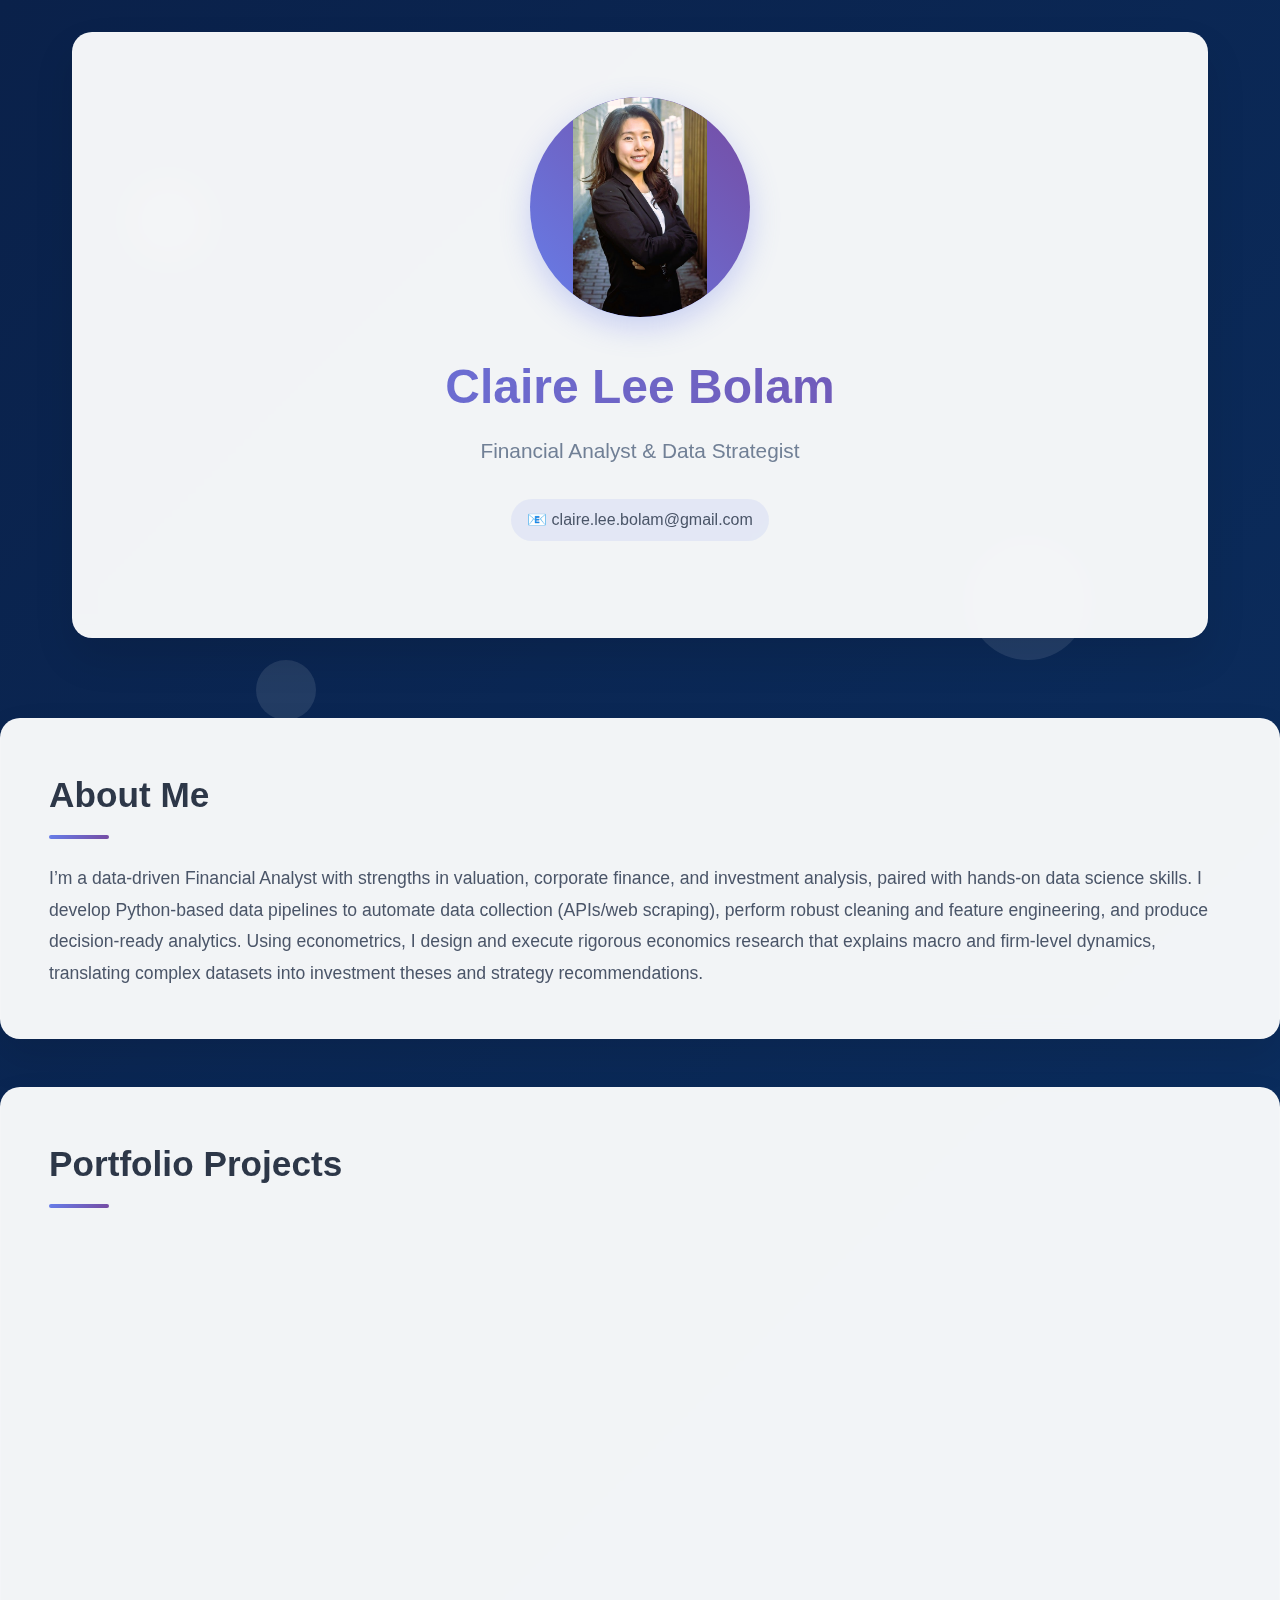
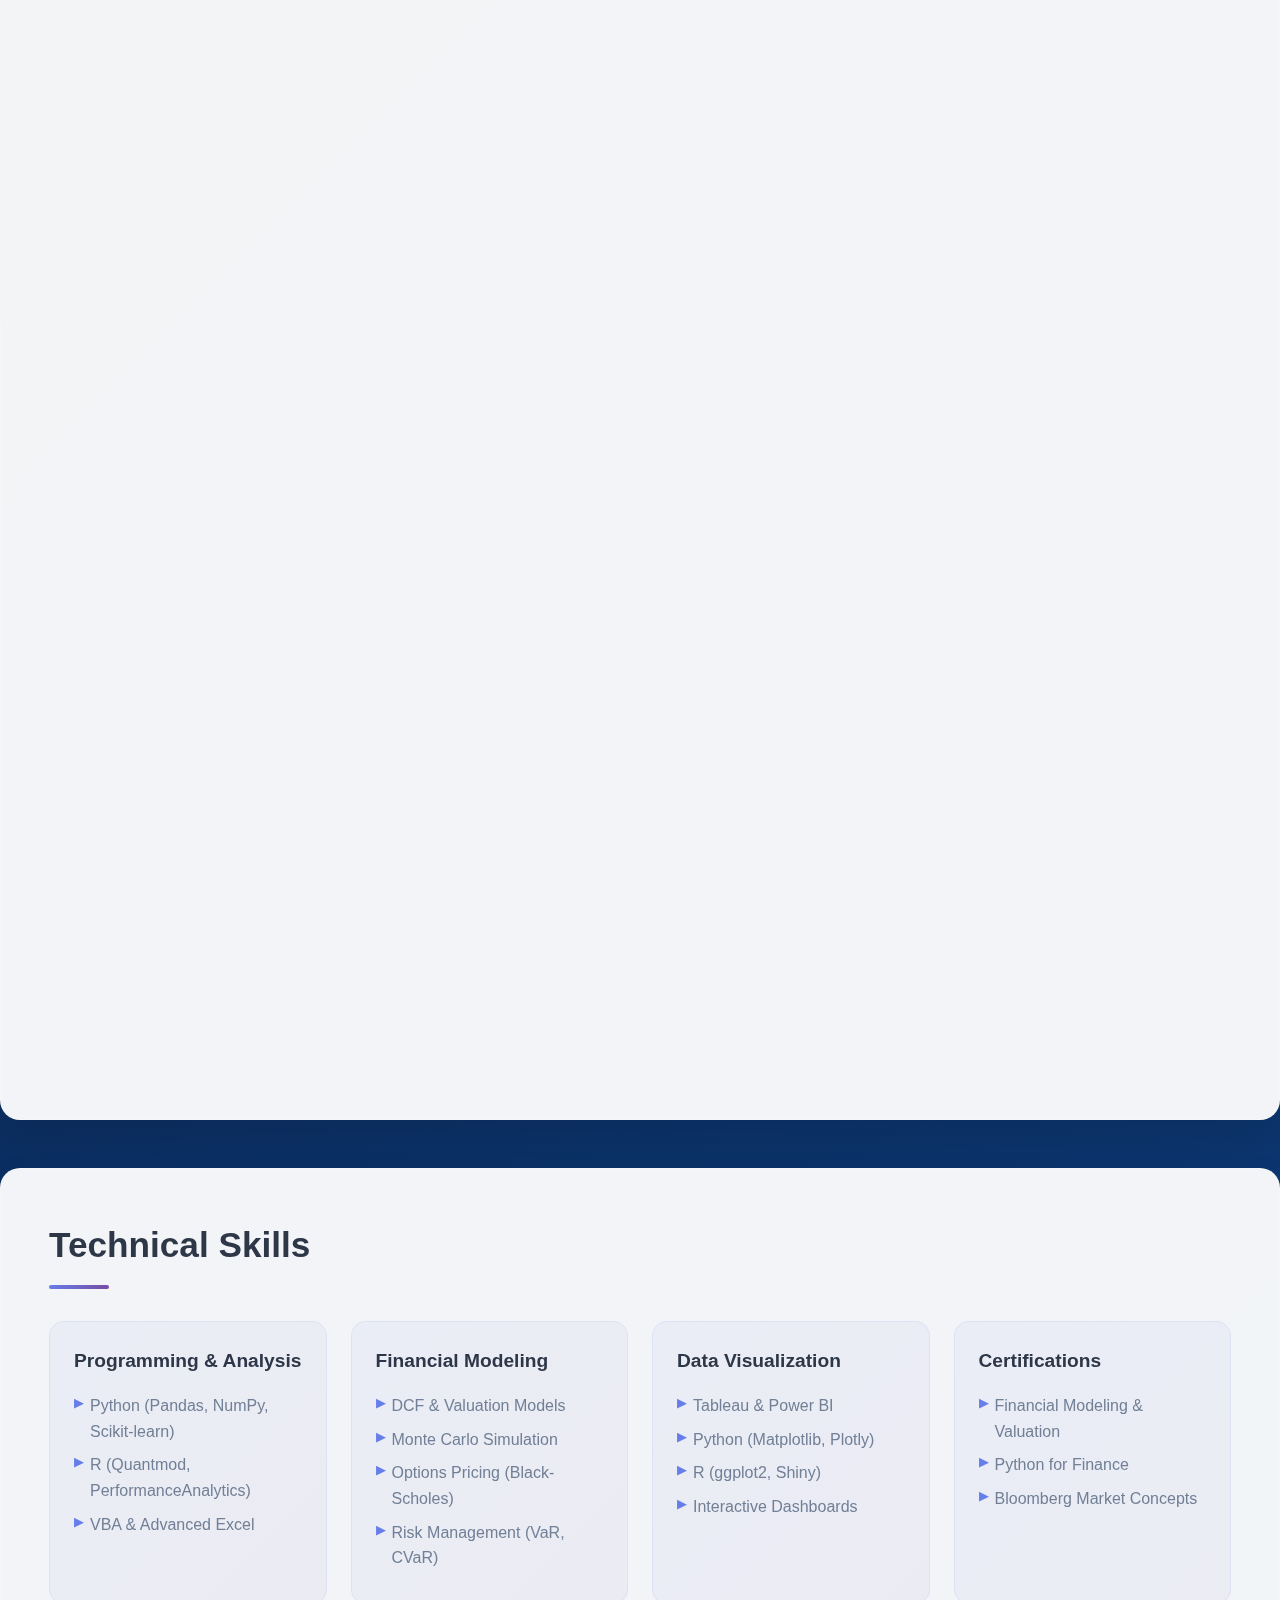
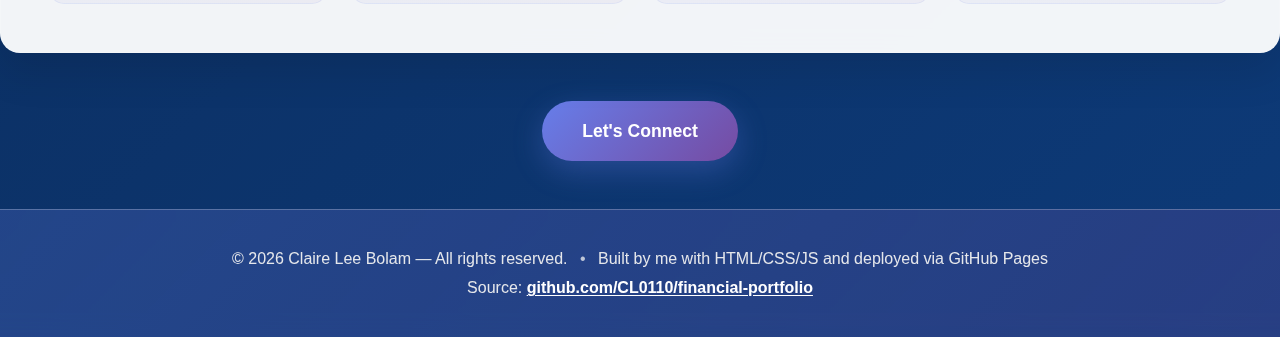
<file: index.html>
<!DOCTYPE html>
<html lang="en">
<head>
  <meta charset="UTF-8" />
  <meta name="viewport" content="width=device-width, initial-scale=1.0"/>
  <title>Claire Lee Bolam - Financial Analyst Portfolio</title>
  <style>
    * {
      margin: 0;
      padding: 0;
      box-sizing: border-box;
    }

    body {
      font-family: 'Inter', -apple-system, BlinkMacSystemFont, sans-serif;
      line-height: 1.6;
      color: #2d3748;
      background: linear-gradient(135deg, #0a214a 0%, #0b2d5e 50%, #0d3a78 100%);
      min-height: 100vh;
    }

    .container {
      max-width: 1200px;
      margin: 0 auto;
      padding: 2rem;
    }

    .hero {
      text-align: center;
      padding: 4rem 0;
      background: rgba(255, 255, 255, 0.95);
      backdrop-filter: blur(10px);
      border-radius: 20px;
      margin-bottom: 3rem;
      box-shadow: 0 20px 40px rgba(0, 0, 0, 0.1);
      border: 1px solid rgba(255, 255, 255, 0.2);
    }

    .profile-image {
      width: 220px;
      height: 220px;
      border-radius: 50%;
      background: linear-gradient(45deg, #667eea, #764ba2);
      margin: 0 auto 2rem;
      display: flex;
      align-items: center;
      justify-content: center;
      font-size: 4rem;
      color: white;
      font-weight: bold;
      box-shadow: 0 10px 30px rgba(102, 126, 234, 0.3);
      transition: transform 0.3s ease;
      overflow: hidden;
    }

    .profile-image:hover {
      transform: scale(1.05);
    }

    h1 {
      font-size: 3rem;
      font-weight: 700;
      margin-bottom: 0.5rem;
      background: linear-gradient(135deg, #667eea, #764ba2);
      -webkit-background-clip: text;
      -webkit-text-fill-color: transparent;
      background-clip: text;
    }

    .subtitle {
      font-size: 1.3rem;
      color: #718096;
      margin-bottom: 2rem;
    }

    .contact-info {
      display: flex;
      justify-content: center;
      gap: 2rem;
      flex-wrap: wrap;
      margin-bottom: 2rem;
    }

    .contact-item {
      display: flex;
      align-items: center;
      gap: 0.5rem;
      color: #4a5568;
      text-decoration: none;
      padding: 0.5rem 1rem;
      border-radius: 25px;
      background: rgba(102, 126, 234, 0.1);
      transition: all 0.3s ease;
    }

    .contact-item:hover {
      background: rgba(102, 126, 234, 0.2);
      transform: translateY(-2px);
    }

    .section {
      background: rgba(255, 255, 255, 0.95);
      backdrop-filter: blur(10px);
      border-radius: 20px;
      padding: 3rem;
      margin-bottom: 3rem;
      box-shadow: 0 20px 40px rgba(0, 0, 0, 0.1);
      border: 1px solid rgba(255, 255, 255, 0.2);
    }

    .section h2 {
      font-size: 2.2rem;
      font-weight: 600;
      margin-bottom: 1.5rem;
      color: #2d3748;
      position: relative;
      padding-bottom: 1rem;
    }

    .section h2::after {
      content: '';
      position: absolute;
      bottom: 0;
      left: 0;
      width: 60px;
      height: 4px;
      background: linear-gradient(135deg, #667eea, #764ba2);
      border-radius: 2px;
    }

    .portfolio-grid {
      display: grid;
      grid-template-columns: repeat(auto-fit, minmax(350px, 1fr));
      gap: 2rem;
      margin-top: 2rem;
    }

    .portfolio-item {
      background: linear-gradient(135deg, rgba(102, 126, 234, 0.05), rgba(118, 75, 162, 0.05));
      border-radius: 15px;
      padding: 2rem;
      border: 1px solid rgba(102, 126, 234, 0.1);
      transition: all 0.3s ease;
      cursor: pointer;
    }

    .portfolio-item:hover {
      transform: translateY(-5px);
      box-shadow: 0 15px 35px rgba(102, 126, 234, 0.2);
      border-color: rgba(102, 126, 234, 0.3);
    }

    .portfolio-item h3 {
      font-size: 1.4rem;
      font-weight: 600;
      margin-bottom: 1rem;
      color: #2d3748;
    }

    .portfolio-item p {
      color: #718096;
      margin-bottom: 1rem;
      line-height: 1.6;
    }

    .tags {
      display: flex;
      flex-wrap: wrap;
      gap: 0.5rem;
      margin-top: 1rem;
    }

    .tag {
      background: linear-gradient(135deg, #667eea, #764ba2);
      color: white;
      padding: 0.3rem 0.8rem;
      border-radius: 15px;
      font-size: 0.8rem;
      font-weight: 500;
    }

    .skills-grid {
      display: grid;
      grid-template-columns: repeat(auto-fit, minmax(250px, 1fr));
      gap: 1.5rem;
      margin-top: 2rem;
    }

    .skill-category {
      background: linear-gradient(135deg, rgba(102, 126, 234, 0.05), rgba(118, 75, 162, 0.05));
      border-radius: 15px;
      padding: 1.5rem;
      border: 1px solid rgba(102, 126, 234, 0.1);
    }

    .skill-category h4 {
      font-size: 1.2rem;
      font-weight: 600;
      margin-bottom: 1rem;
      color: #2d3748;
    }

    .skill-list {
      list-style: none;
    }

    .skill-list li {
      color: #718096;
      margin-bottom: 0.5rem;
      padding-left: 1rem;
      position: relative;
    }

    .skill-list li::before {
      content: '▶';
      position: absolute;
      left: 0;
      color: #667eea;
      font-size: 0.8rem;
    }

    .cta {
      text-align: center;
      margin-top: 3rem;
    }

    .cta-button {
      display: inline-block;
      background: linear-gradient(135deg, #667eea, #764ba2);
      color: white;
      padding: 1rem 2.5rem;
      border-radius: 50px;
      text-decoration: none;
      font-weight: 600;
      font-size: 1.1rem;
      transition: all 0.3s ease;
      box-shadow: 0 10px 30px rgba(102, 126, 234, 0.3);
    }

    .cta-button:hover {
      transform: translateY(-3px);
      box-shadow: 0 15px 40px rgba(102, 126, 234, 0.4);
    }

    .floating-elements {
      position: fixed;
      top: 0;
      left: 0;
      width: 100%;
      height: 100%;
      pointer-events: none;
      z-index: -1;
    }

    .floating-circle {
      position: absolute;
      border-radius: 50%;
      background: rgba(255, 255, 255, 0.1);
      animation: float 20s infinite ease-in-out;
    }

    .floating-circle:nth-child(1) {
      width: 80px;
      height: 80px;
      top: 20%;
      left: 10%;
      animation-delay: 0s;
    }

    .floating-circle:nth-child(2) {
      width: 120px;
      height: 120px;
      top: 60%;
      right: 15%;
      animation-delay: 5s;
    }

    .floating-circle:nth-child(3) {
      width: 60px;
      height: 60px;
      bottom: 20%;
      left: 20%;
      animation-delay: 10s;
    }

    @keyframes float {
      0%, 100% { transform: translateY(0px) rotate(0deg); }
      33% { transform: translateY(-30px) rotate(120deg); }
      66% { transform: translateY(15px) rotate(240deg); }
    }

    @media (max-width: 768px) {
      .container {
        padding: 1rem;
      }
      h1 {
        font-size: 2.5rem;
      }
      .contact-info {
        flex-direction: column;
        align-items: center;
      }
      .portfolio-grid {
        grid-template-columns: 1fr;
      }
      .section {
        padding: 2rem;
      }
    }

    /* Footer styles */
    .site-footer {
      margin-top: 3rem;
      padding: 2rem 1rem;
      color: #f8fafc;
      background: linear-gradient(135deg, rgba(102,126,234,0.25), rgba(118,75,162,0.25));
      border-top: 1px solid rgba(255,255,255,0.25);
      backdrop-filter: blur(10px);
    }
    .site-footer .footer-inner {
      max-width: 1200px;
      margin: 0 auto;
      text-align: center;
    }
    .site-footer p {
      margin: 0.25rem 0;
      color: #e5e7eb;
    }
    .site-footer a {
      color: #ffffff;
      font-weight: 600;
      text-decoration: underline;
      text-underline-offset: 2px;
    }
    .site-footer a:hover {
      text-decoration: none;
      opacity: 0.9;
    }
    .site-footer .dot {
      margin: 0 0.5rem;
      opacity: 0.8;
    }
  </style>
</head>
<body>
  <div class="floating-elements">
    <div class="floating-circle"></div>
    <div class="floating-circle"></div>
    <div class="floating-circle"></div>
  </div>

  <div class="container">
    <div class="hero">
      <div class="profile-image">
        <img src="Me.jpg" alt="Claire Lee Bolam" style="width: 100%; height: 100%; border-radius: 50%; object-fit: contain;">
      </div>
      <h1>Claire Lee Bolam</h1>
      <p class="subtitle">Financial Analyst & Data Strategist</p>
      <div class="contact-info">
        <a href="mailto:claire.lee.bolam@gmail.com" class="contact-item">
          📧 claire.lee.bolam@gmail.com
        </a>
      </div>
    </div>
  </div>

  <div class="section">
    <h2>About Me</h2>
    <p style="font-size: 1.1rem; color: #4a5568; line-height: 1.8;">
      I’m a data-driven Financial Analyst with strengths in valuation, corporate finance, and investment analysis, paired with hands-on data science skills. I develop Python-based data pipelines to automate data collection (APIs/web scraping), perform robust cleaning and feature engineering, and produce decision-ready analytics. Using econometrics, I design and execute rigorous economics research that explains macro and firm-level dynamics, translating complex datasets into investment theses and strategy recommendations.
    </p>
  </div>

  <div class="section">
    <h2>Portfolio Projects</h2>
    <div class="portfolio-grid">
      <div class="portfolio-item">
        <h3>Equity Valuation Model</h3>
        <p>Equity Valuation Model (Tech): Developed a comprehensive DCF framework emphasizing driver-based revenue, margin, and cash-flow modeling for tech companies. Built robust sensitivity and scenario analyses to quantify valuation impact from key assumptions (growth, margins, WACC, terminal value). Conducted comparable and precedent cross-checks to validate assumptions and triangulate valuation ranges. Produced investor-ready Excel models with clear audit trails and input sheets.</p>
        <div class="tags">
          <span class="tag">Excel</span>
          <span class="tag">Scenario Modeling</span>
          <span class="tag">DCF</span>
          <span class="tag">Valuation</span>
        </div>
      </div>
      
<div class="portfolio-item"> 
  <h3>Factor-Based Model Portfolio</h3> <p>Designed and implemented a systematic, factor-driven model portfolio to demonstrate applied investment research and portfolio construction. Built a disciplined process to define a universe (S&P 500 and sector subsets), engineer multi-factor signals (value, quality, momentum, low volatility), and rank securities via composite scoring. Established rules-based portfolio construction with exposure and risk limits, scheduled rebalancing, and performance attribution to isolate factor contributions. Documented investment theses, decision rationale, and a continuous improvement loop to refine signals, constraints, and execution based on results and market conditions.</p> <div class="tags"> <span class="tag">Factor Investing</span> <span class="tag">Systematic Strategies</span> <span class="tag">Portfolio Construction</span> <span class="tag">Risk Management</span> <span class="tag">Backtesting</span> <span class="tag">Python/Excel</span> <span class="tag">Performance Attribution</span> <span class="tag">Data Analysis</span> </div> </div>

   

      <div class="portfolio-item">
        <h3>Equity Data Pipeline and Risk Analytics Tool</h3>
        <p>Automated Python pipeline and research workflow surfacing daily “likely shorts” for a U.S.-based investor. Built a 100+ company cyclical universe and a weighted Fragility Index to rank candidates, delivering a refreshed, analysis-ready dataset and improving short idea generation consistency.</p>
        <div class="tags">
          <span class="tag">Python</span>
          <span class="tag">Market Research</span>
          <span class="tag">Financial Modeling</span>
        </div>
      </div>

      <div class="portfolio-item">
        <h3>Credit Risk Assessment</h3>
        <p>Econometrics-focused researcher with a track record in causal inference, panel data analysis, and reproducible research pipelines. Published in The Review of International Organizations. Deliver empirical insights for policy and markets with clear, decision-ready outputs.</p>
        <div class="tags">
          <span class="tag">Python</span>
          <span class="tag">Credit Risk</span>
          <span class="tag">PD Modeling</span>
          <span class="tag">Stress Testing</span>
        </div>
      </div>

      

      <a
        href="https://link.springer.com/article/10.1007/s11558-024-09542-7"
        target="_blank"
        rel="noopener noreferrer"
        aria-label="Open published paper: Quant (Econometrics) Research — IMF programs and women's labor market outcomes"
        class="portfolio-link"
        style="text-decoration: none;"
      >
        <div class="portfolio-item">
          <h3>Quant (Econometrics) Research</h3>
          <p>
            Co-authored a peer-reviewed study published in The Review of International Organizations (Spring 2024) on the unintended consequences of IMF programs for women’s labor market outcomes, featuring quantitatively heavy analysis: large-scale data assembly/cleaning and Python- and R-based econometrics (panel regressions, fixed effects, sensitivity and robustness tests) that reveal robust gender-differentiated effects and policy trade-offs.
          </p>
          <div class="actions">
            <span class="btn as-link">View paper</span>
          </div>
          <div class="tags">
            <span class="tag">R</span>
            <span class="tag">Python</span>
            <span class="tag">Econometrics</span>
            <span class="tag">Panel Data</span>
            <span class="tag">Fixed Effects</span>
            <span class="tag">Statistical Analysis</span>
          </div>
        </div>
      </a>
    </div>
  </div>

  <div class="section">
    <h2>Technical Skills</h2>
    <div class="skills-grid">
      <div class="skill-category">
        <h4>Programming & Analysis</h4>
        <ul class="skill-list">
          <li>Python (Pandas, NumPy, Scikit-learn)</li>
          <li>R (Quantmod, PerformanceAnalytics)</li>
          <li>VBA & Advanced Excel</li>
        </ul>
      </div>
      <div class="skill-category">
        <h4>Financial Modeling</h4>
        <ul class="skill-list">
          <li>DCF & Valuation Models</li>
          <li>Monte Carlo Simulation</li>
          <li>Options Pricing (Black-Scholes)</li>
          <li>Risk Management (VaR, CVaR)</li>
        </ul>
      </div>
      <div class="skill-category">
        <h4>Data Visualization</h4>
        <ul class="skill-list">
          <li>Tableau & Power BI</li>
          <li>Python (Matplotlib, Plotly)</li>
          <li>R (ggplot2, Shiny)</li>
          <li>Interactive Dashboards</li>
        </ul>
      </div>
      <div class="skill-category">
        <h4>Certifications</h4>
        <ul class="skill-list">
          <li>Financial Modeling & Valuation</li>
          <li>Python for Finance</li>
          <li>Bloomberg Market Concepts</li>
        </ul>
      </div>
    </div>
  </div>

  <div class="cta">
    <a href="mailto:claire.lee.bolam@gmail.com" class="cta-button">Let's Connect</a>
  </div>

  <script>
    // Animate portfolio items on scroll and add click pulse
    document.addEventListener('DOMContentLoaded', function() {
      const portfolioItems = document.querySelectorAll('.portfolio-item');

      const observerOptions = {
        threshold: 0.1,
        rootMargin: '0px 0px -50px 0px'
      };

      const observer = new IntersectionObserver((entries) => {
        entries.forEach(entry => {
          if (entry.isIntersecting) {
            entry.target.style.opacity = '1';
            entry.target.style.transform = 'translateY(0)';
          }
        });
      }, observerOptions);

      portfolioItems.forEach(item => {
        item.style.opacity = '0';
        item.style.transform = 'translateY(20px)';
        item.style.transition = 'opacity 0.6s ease, transform 0.6s ease';
        observer.observe(item);
      });

      portfolioItems.forEach(item => {
        item.addEventListener('click', function() {
          this.style.transform = 'scale(0.98)';
          setTimeout(() => {
            this.style.transform = 'scale(1)';
          }, 150);
        });
      });
    });

    // Auto-set current year in footer
    document.addEventListener('DOMContentLoaded', function () {
      const yearEl = document.getElementById('copyright-year');
      if (yearEl) yearEl.textContent = `© ${new Date().getFullYear()}`;
    });
  </script>

  <footer class="site-footer" role="contentinfo">
    <div class="footer-inner">
      <p>
        <span id="copyright-year"></span> Claire Lee Bolam — All rights reserved.
        <span class="dot">•</span>
        Built by me with HTML/CSS/JS and deployed via GitHub Pages
      </p>
      <p class="made-by">
        Source:
        <a href="https://github.com/CL0110/financial-portfolio" target="_blank" rel="noopener noreferrer">
          github.com/CL0110/financial-portfolio
        </a>
      </p>
    </div>
  </footer>
</body>
</html>
</file>
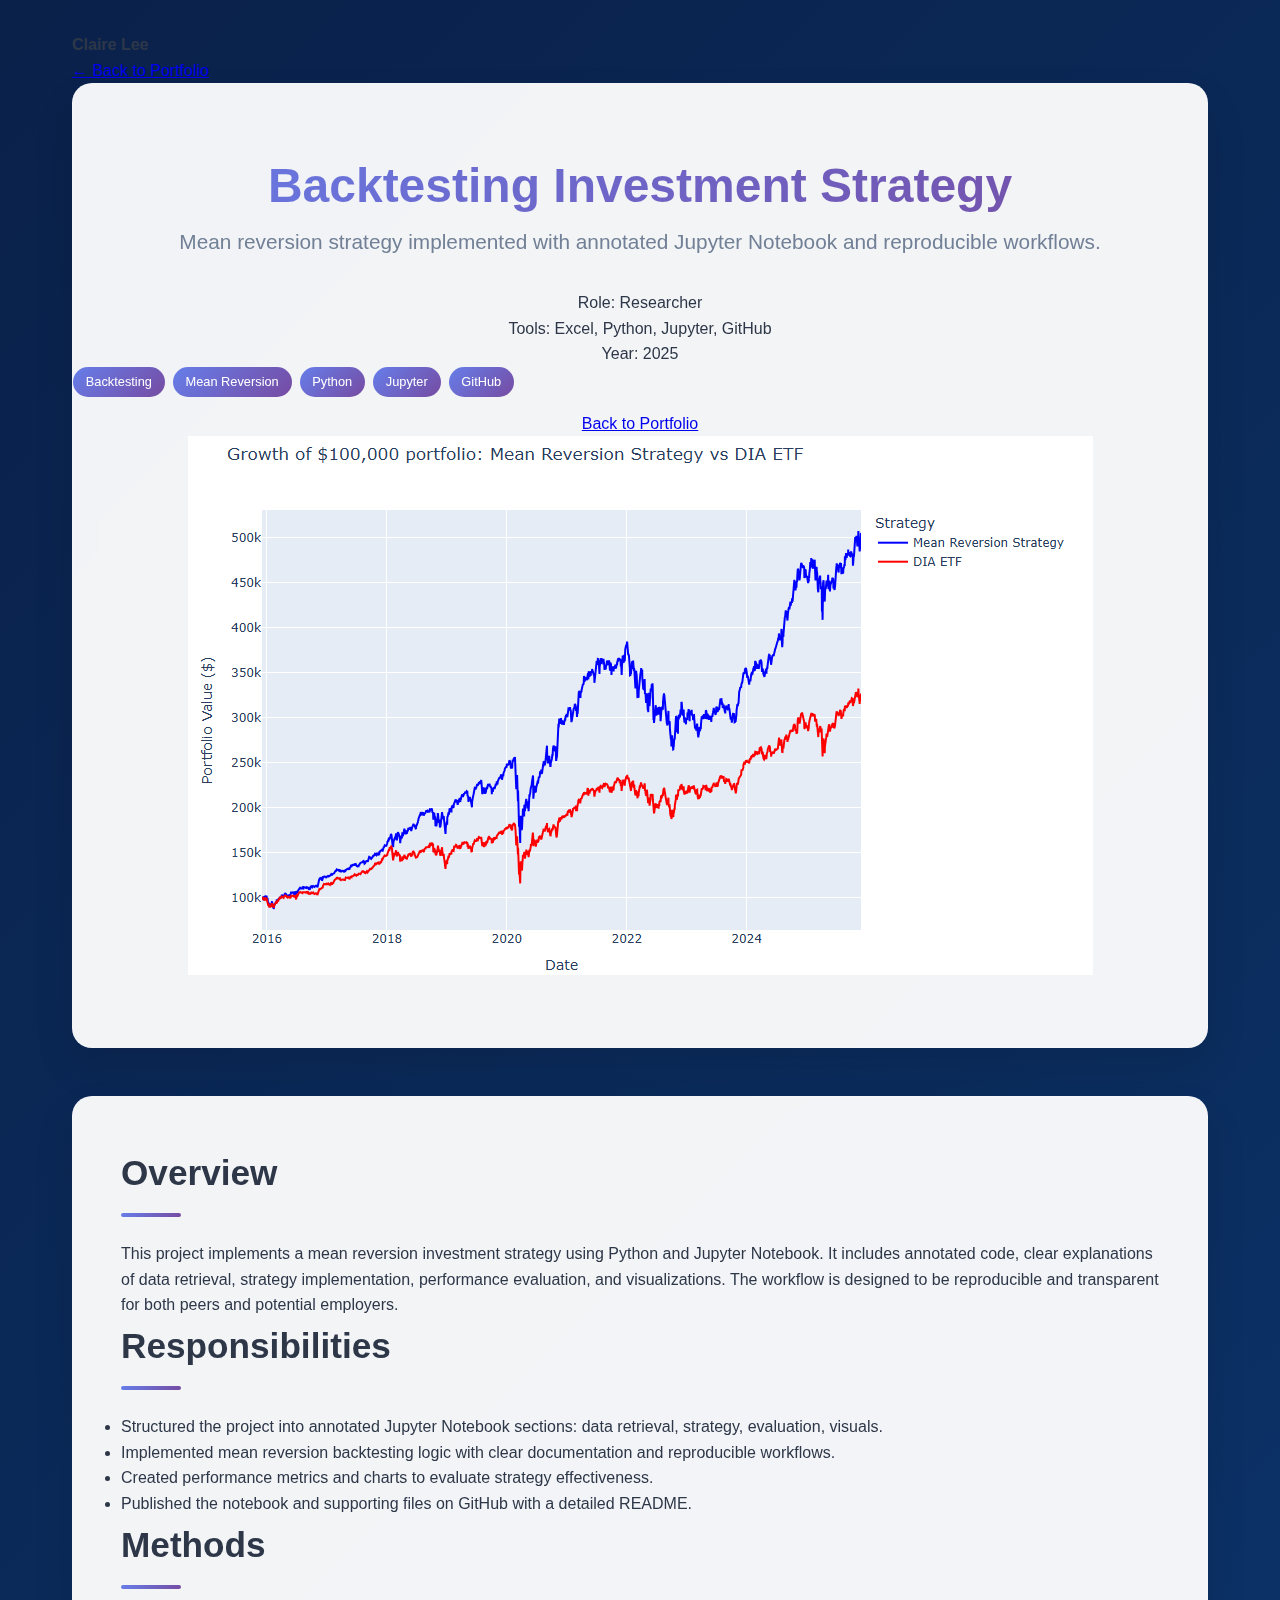
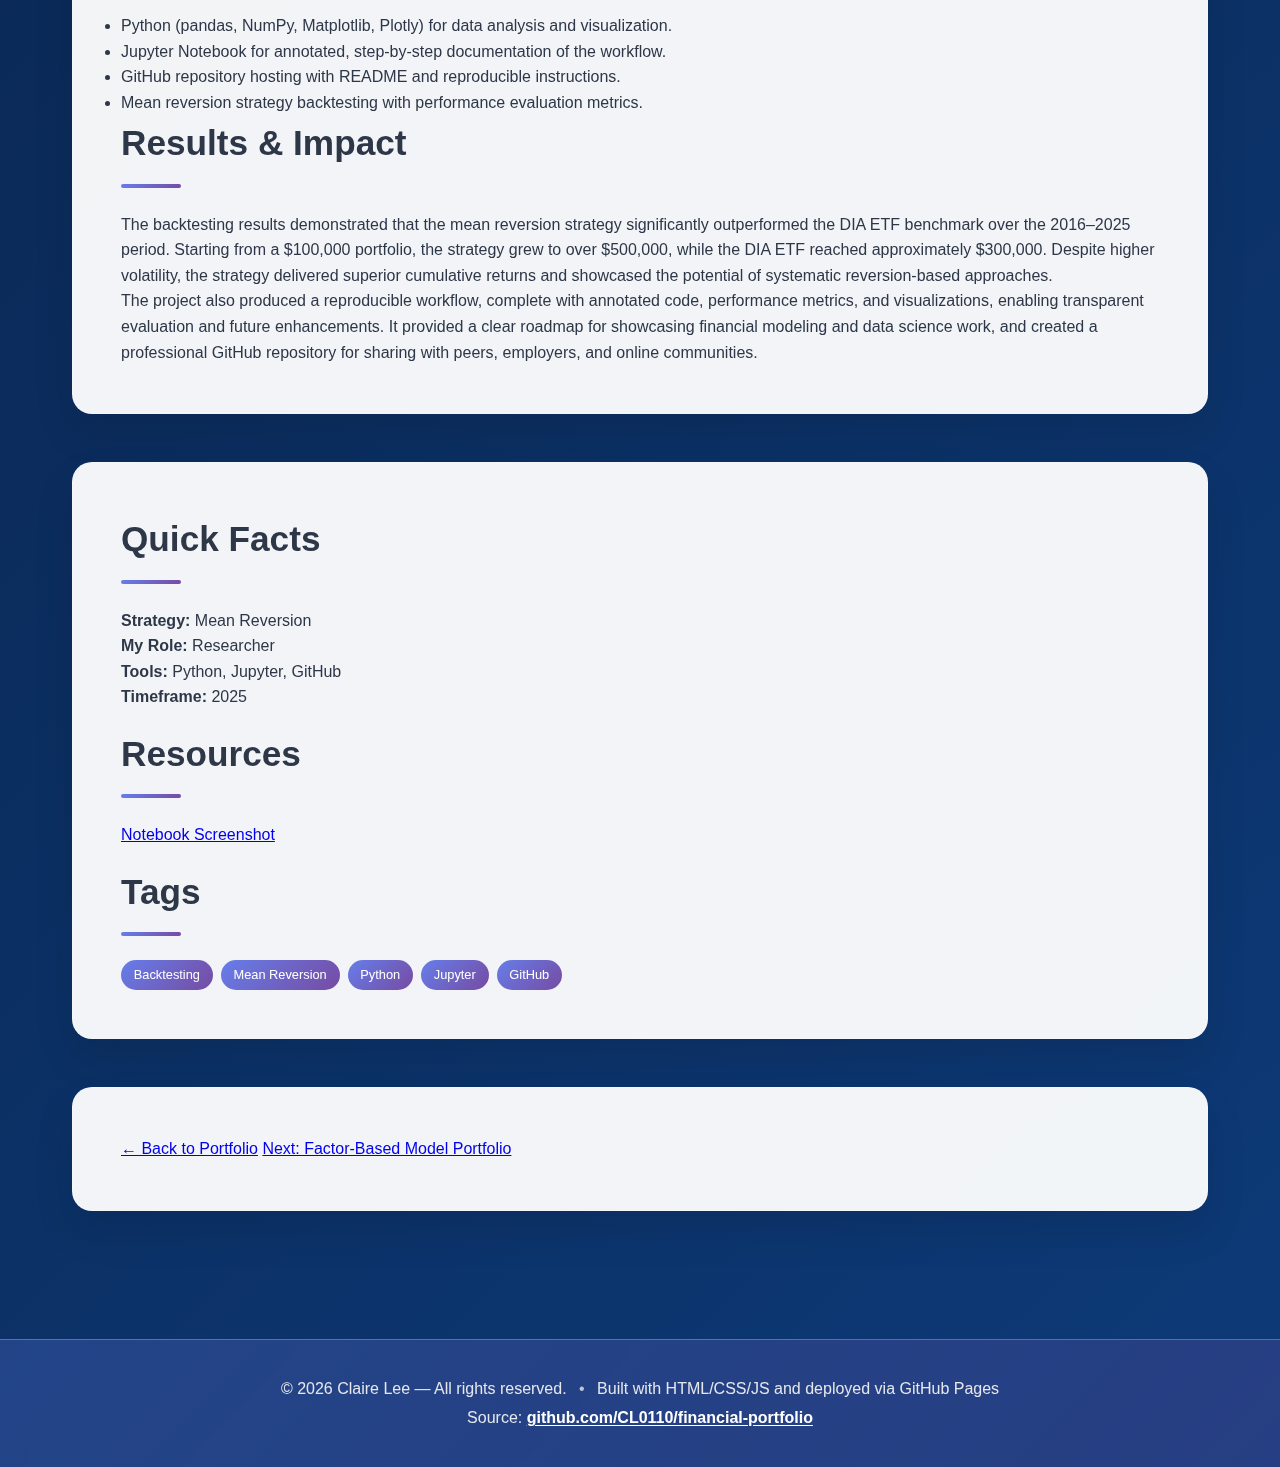
<file: equity-valuation-model.html>
<!DOCTYPE html>
<html lang="en">
<head>
  <!-- Project detail page -->
  <meta charset="UTF-8" />
  <meta name="viewport" content="width=device-width, initial-scale=1.0"/>
  <title>Backtesting Investment Strategy — Claire Lee</title>
  <meta name="description" content="Mean reversion backtesting framework with annotated Jupyter Notebook, GitHub repo, and visualizations. By Claire Lee." />
  <meta name="author" content="Claire Lee" />
  <meta name="theme-color" content="#0b2d5e" />

  <!-- Open Graph -->
  <meta property="og:type" content="website" />
  <meta property="og:title" content="Backtesting Investment Strategy — Claire Lee" />
  <meta property="og:description" content="Mean reversion backtesting framework with annotated Jupyter Notebook, GitHub repo, and visualizations." />
  <meta property="og:image" content="assets/images/backtesting-hero.png" />
  <meta property="og:url" content="https://claireleeportfolio.com/backtesting-investment-strategy.html" />
  <link rel="canonical" href="https://claireleeportfolio.com/backtesting-investment-strategy.html" />

  <link rel="prefetch" href="./index.html" as="document">
  <link rel="stylesheet" href="assets/css/style.css">
</head>
<body>
  <div class="container">
    <header class="header" role="banner">
      <div class="brand">Claire Lee</div>
      <a class="back-link" href="index.html" aria-label="Back to Portfolio">← Back to Portfolio</a>
    </header>

    <!-- HERO -->
    <section class="section hero" aria-labelledby="project-title">
      <div>
        <h1 id="project-title">Backtesting Investment Strategy</h1>
        <p class="subtitle">Mean reversion strategy implemented with annotated Jupyter Notebook and reproducible workflows.</p>
        <p class="meta">
          Role: Researcher <br>
          Tools: Excel, Python, Jupyter, GitHub <br>
          Year: 2025
        </p>
        <div class="tags" aria-label="Project tags">
          <span class="tag">Backtesting</span>
          <span class="tag">Mean Reversion</span>
          <span class="tag">Python</span>
          <span class="tag">Jupyter</span>
          <span class="tag">GitHub</span>
        </div>
        <div class="link-row" style="margin-top: 0.85rem;">
          <a class="btn" href="index.html">Back to Portfolio</a>
     <!--
  <a class="btn secondary" href="https://github.com/CL0110/backtesting-strategy" target="_blank">View Code</a>
  <a class="btn secondary" href="assets/docs/backtesting-strategy.pdf" target="_blank">Download PDF</a>
   -->

        </div>
      </div>
      <figure class="hero-media">
         <img src="assets/images/backtesting-results.png"
       alt="Growth of $100,000 portfolio: Mean Reversion Strategy vs DIA ETF" loading="lazy" />
</figure>

    </section>

    <!-- BODY -->
    <section class="content-grid" aria-label="Project content">
      <article class="section prose" aria-labelledby="overview">
        <h2 id="overview">Overview</h2>
        <p>
          This project implements a mean reversion investment strategy using Python and Jupyter Notebook. It includes
          annotated code, clear explanations of data retrieval, strategy implementation, performance evaluation, and
          visualizations. The workflow is designed to be reproducible and transparent for both peers and potential employers.
        </p>

        <h2 id="responsibilities">Responsibilities</h2>
        <ul class="key-list">
          <li>Structured the project into annotated Jupyter Notebook sections: data retrieval, strategy, evaluation, visuals.</li>
          <li>Implemented mean reversion backtesting logic with clear documentation and reproducible workflows.</li>
          <li>Created performance metrics and charts to evaluate strategy effectiveness.</li>
          <li>Published the notebook and supporting files on GitHub with a detailed README.</li>
        </ul>

        <h2 id="methods">Methods </h2>
        <div class="card">
          <ul class="key-list">
            <li>Python (pandas, NumPy, Matplotlib, Plotly) for data analysis and visualization.</li>
            <li>Jupyter Notebook for annotated, step-by-step documentation of the workflow.</li>
            <li>GitHub repository hosting with README and reproducible instructions.</li>
            <li>Mean reversion strategy backtesting with performance evaluation metrics.</li>
          </ul>
        </div>

        <h2 id="results">Results & Impact</h2>
<p>
  The backtesting results demonstrated that the mean reversion strategy significantly outperformed the DIA ETF benchmark
  over the 2016–2025 period. Starting from a $100,000 portfolio, the strategy grew to over $500,000, while the DIA ETF
  reached approximately $300,000. Despite higher volatility, the strategy delivered superior cumulative returns and
  showcased the potential of systematic reversion-based approaches.
</p>
<p>
  The project also produced a reproducible workflow, complete with annotated code, performance metrics, and visualizations,
  enabling transparent evaluation and future enhancements. It provided a clear roadmap for showcasing financial modeling
  and data science work, and created a professional GitHub repository for sharing with peers, employers, and online communities.
</p>
      </article>

      <aside class="section" aria-labelledby="quick-facts">
        <h2 id="quick-facts">Quick Facts</h2>
        <div class="card"><strong>Strategy:</strong> Mean Reversion</div>
        <div class="card"><strong> My Role:</strong> Researcher</div>
        <div class="card"><strong>Tools:</strong> Python, Jupyter, GitHub</div>
        <div class="card"><strong>Timeframe:</strong> 2025</div>

        <h2 id="resources" style="margin-top: 1rem;">Resources</h2>
        <div class="link-row">
          <a class="btn secondary" href="assets/images/backtesting-screenshot.png" target="_blank">Notebook Screenshot</a>
            <!-- <a class="btn secondary" href="assets/docs/backtesting-strategy.pdf" target="_blank">Methodology Notes</a> -->
        </div>

        <h2 id="tags" style="margin-top: 1rem;">Tags</h2>
        <div class="tags">
          <span class="tag">Backtesting</span>
          <span class="tag">Mean Reversion</span>
          <span class="tag">Python</span>
          <span class="tag">Jupyter</span>
          <span class="tag">GitHub</span>
        </div>
      </aside>
    </section>

    <!-- NAVIGATION -->
    <section class="section" aria-label="Navigation">
      <div class="link-row">
        <a class="btn" href="./index.html">← Back to Portfolio</a>
        <a class="btn secondary" href="./factor-based-model-portfolio.html">Next: Factor-Based Model Portfolio</a>
      </div>
    </section>
  </div>

  <footer class="site-footer" role="contentinfo">
    <div class="footer-inner">
      <p>
        <span id="copyright-year">© 2025</span> Claire Lee — All rights reserved.
        <span class="dot">•</span>
        Built with HTML/CSS/JS and deployed via GitHub Pages
      </p>
      <p class="made-by">
        Source:
        <a href="https://github.com/CL0110/financial-portfolio" target="_blank" rel="noopener noreferrer">
          github.com/CL0110/financial-portfolio
        </a>
      </p>
    </div>
  </footer>

  <script>
    // Update year automatically
    (function () {
      var y = document.getElementById('copyright-year');
      if (y) y.textContent = '© ' + new Date().getFullYear();
    })();
  </script>
</body>
</html>
</file>
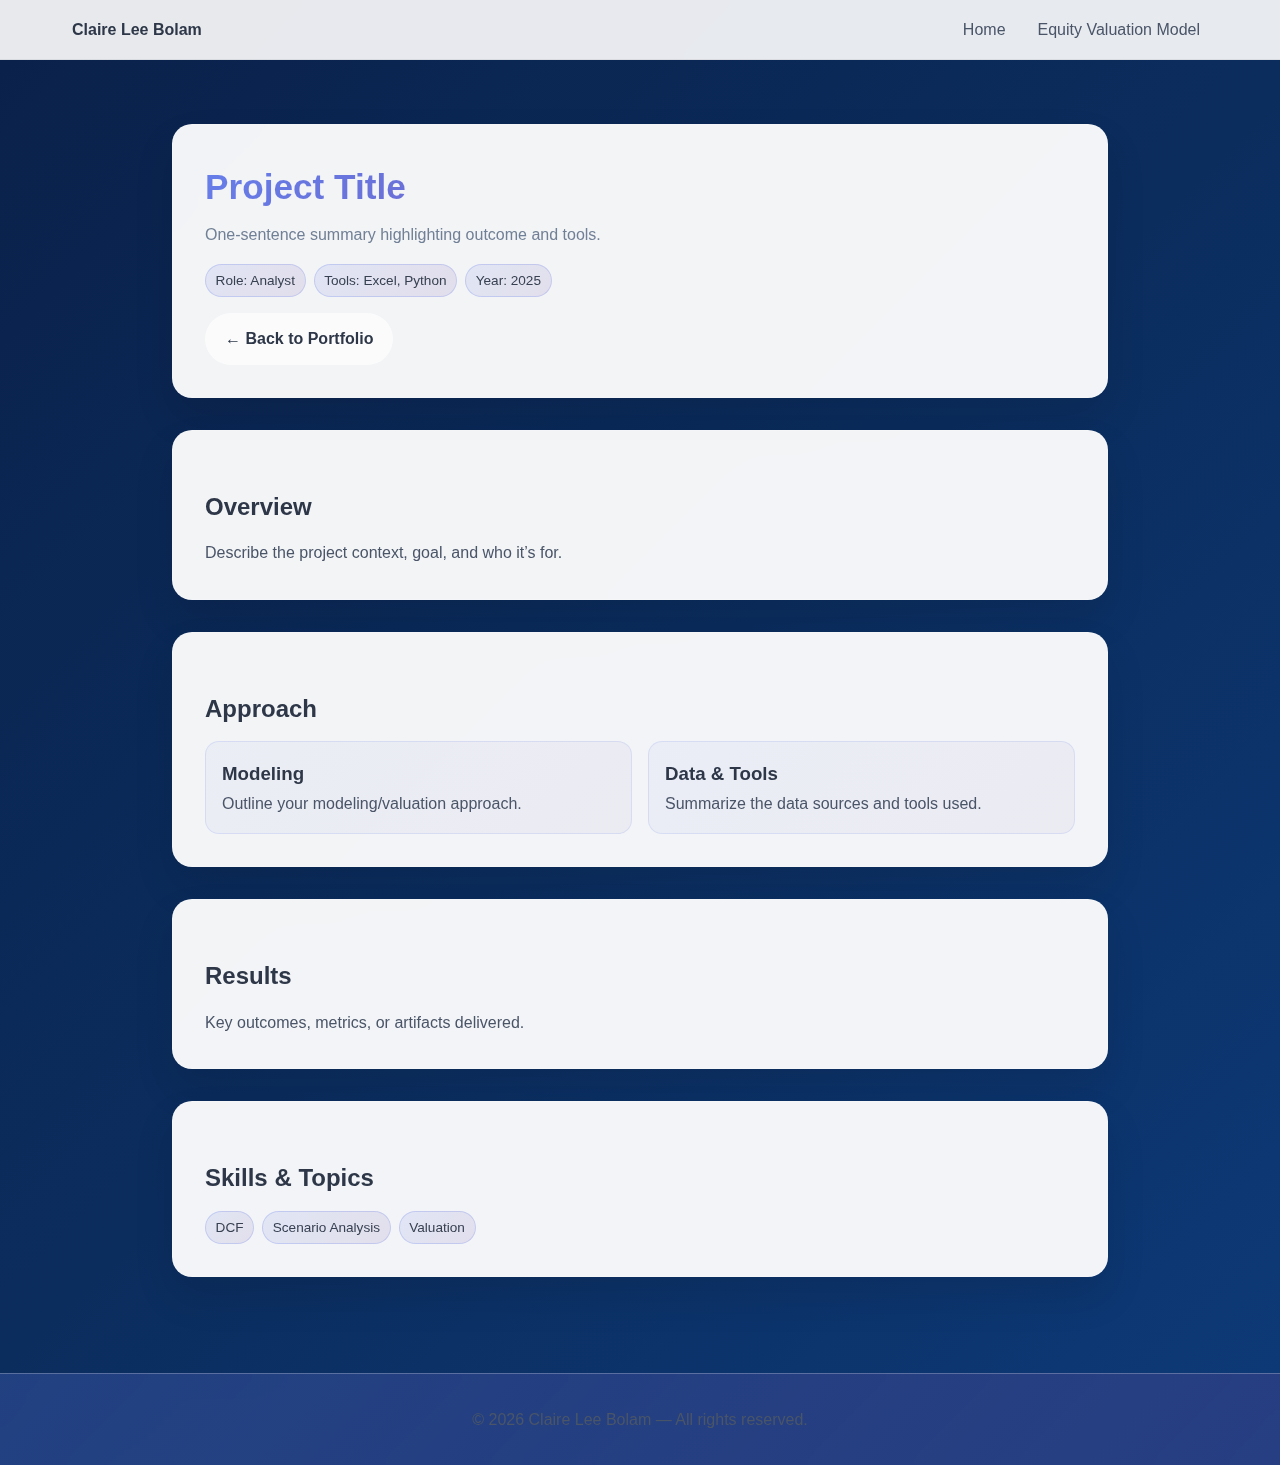
<file: Project Page Scaffold.html>
<!DOCTYPE html>
<html lang="en">
<head>
  <meta charset="UTF-8" />
  <meta name="viewport" content="width=device-width, initial-scale=1.0"/>
  <title>Project Title — Claire Lee Bolam</title>
  <meta name="description" content="Short one-line description of the project.">
  <link rel="canonical" href="https://<your-gh-pages-domain>/<project-filename>.html">
  <style>
    :root {
      --bg1: #0a214a; --bg2: #0b2d5e; --bg3: #0d3a78;
      --ink: #2d3748; --muted: #718096;
      --grad1: #667eea; --grad2: #764ba2;
      --panel: rgba(255, 255, 255, 0.95);
    }
    * { margin: 0; padding: 0; box-sizing: border-box; }
    body {
      font-family: 'Inter', -apple-system, BlinkMacSystemFont, sans-serif;
      line-height: 1.7; color: var(--ink);
      background: linear-gradient(135deg, var(--bg1) 0%, var(--bg2) 50%, var(--bg3) 100%);
      min-height: 100vh;
    }
    .container { max-width: 1000px; margin: 0 auto; padding: 2rem; }
    .top-nav {
      position: sticky; top: 0; z-index: 10;
      background: rgba(255,255,255,0.9); backdrop-filter: blur(8px);
      border-bottom: 1px solid rgba(0,0,0,0.06);
    }
    .top-nav .nav-inner {
      max-width: 1200px; margin: 0 auto; padding: 0.75rem 2rem;
      display: flex; align-items: center; justify-content: space-between;
    }
    .brand { color: var(--ink); font-weight: 700; text-decoration: none; }
    .nav-links { display: flex; gap: 1rem; }
    .nav-links a {
      color: #4a5568; text-decoration: none; font-weight: 500;
      padding: 0.25rem 0.5rem; border-radius: 6px; transition: background 0.2s ease;
    }
    .nav-links a:hover { background: rgba(102,126,234,0.12); }
    .section {
      background: var(--panel); backdrop-filter: blur(10px);
      border-radius: 20px; padding: 2rem; margin: 2rem 0;
      box-shadow: 0 20px 40px rgba(0,0,0,0.1);
      border: 1px solid rgba(255, 255, 255, 0.2);
    }
    h1 {
      font-size: 2.2rem; font-weight: 800; margin-bottom: 0.25rem;
      background: linear-gradient(135deg, var(--grad1), var(--grad2));
      -webkit-background-clip: text; -webkit-text-fill-color: transparent; background-clip: text;
    }
    .subtitle { color: var(--muted); margin-bottom: 1rem; }
    h2 { font-size: 1.5rem; margin: 1.5rem 0 0.75rem; }
    p, li { color: #4a5568; }
    .meta {
      display: flex; flex-wrap: wrap; gap: 0.5rem; margin-top: 0.75rem;
    }
    .chip {
      background: linear-gradient(135deg, rgba(102,126,234,0.12), rgba(118,75,162,0.12));
      color: #374151; padding: 0.25rem 0.6rem; border-radius: 999px; font-size: 0.85rem; border: 1px solid rgba(102,126,234,0.25);
    }
    .grid {
      display: grid; gap: 1rem; grid-template-columns: 1fr 1fr;
    }
    .panel {
      background: linear-gradient(135deg, rgba(102,126,234,0.05), rgba(118,75,162,0.05));
      border: 1px solid rgba(102,126,234,0.15);
      border-radius: 14px; padding: 1rem;
    }
    .cta-row {
      display: flex; gap: 0.75rem; flex-wrap: wrap; margin-top: 1rem;
    }
    .btn {
      display: inline-block; text-decoration: none; font-weight: 600;
      padding: 0.75rem 1.25rem; border-radius: 999px; transition: transform 0.2s ease, box-shadow 0.2s ease;
    }
    .btn-primary {
      color: #fff; background: linear-gradient(135deg, var(--grad1), var(--grad2));
      box-shadow: 0 10px 30px rgba(102,126,234,0.3);
    }
    .btn-primary:hover { transform: translateY(-2px); box-shadow: 0 14px 36px rgba(102,126,234,0.4); }
    .btn-ghost { color: var(--ink); background: rgba(255,255,255,0.7); }
    .site-footer {
      margin-top: 2rem; padding: 2rem 1rem; color: #f8fafc;
      background: linear-gradient(135deg, rgba(102,126,234,0.25), rgba(118,75,162,0.25));
      border-top: 1px solid rgba(255,255,255,0.25); backdrop-filter: blur(10px);
    }
    .footer-inner { max-width: 1200px; margin: 0 auto; text-align: center; }
    @media (max-width: 768px) {
      .container { padding: 1rem; }
      .grid { grid-template-columns: 1fr; }
    }
  </style>
</head>
<body>
  <!-- Top navigation -->
  <nav class="top-nav" aria-label="Primary">
    <div class="nav-inner">
      <a href="./index.html" class="brand">Claire Lee Bolam</a>
      <div class="nav-links">
        <a href="./index.html">Home</a>
        <a href="./equity-valuation-model.html">Equity Valuation Model</a>
        <!-- Add more project links here as they’re created -->
      </div>
    </div>
  </nav>

  <main class="container">
    <!-- Header / Hero -->
    <section class="section" aria-labelledby="project-title">
      <h1 id="project-title">Project Title</h1>
      <p class="subtitle">One-sentence summary highlighting outcome and tools.</p>
      <div class="meta">
        <span class="chip">Role: Analyst</span>
        <span class="chip">Tools: Excel, Python</span>
        <span class="chip">Year: 2025</span>
      </div>
      <div class="cta-row">
        <a href="./index.html" class="btn btn-ghost" aria-label="Back to Portfolio">← Back to Portfolio</a>
        <!-- Optional external links -->
        <!-- <a href="https://link-to-doc-or-repo" target="_blank" rel="noopener noreferrer" class="btn btn-primary">View Repo</a> -->
      </div>
    </section>

    <!-- Overview -->
    <section class="section">
      <h2>Overview</h2>
      <p>Describe the project context, goal, and who it’s for.</p>
    </section>

    <!-- Approach / Methodology -->
    <section class="section">
      <h2>Approach</h2>
      <div class="grid">
        <div class="panel">
          <h3>Modeling</h3>
          <p>Outline your modeling/valuation approach.</p>
        </div>
        <div class="panel">
          <h3>Data & Tools</h3>
          <p>Summarize the data sources and tools used.</p>
        </div>
      </div>
    </section>

    <!-- Results / Artifacts -->
    <section class="section">
      <h2>Results</h2>
      <p>Key outcomes, metrics, or artifacts delivered.</p>
    </section>

    <!-- Tags -->
    <section class="section">
      <h2>Skills & Topics</h2>
      <div class="meta">
        <span class="chip">DCF</span>
        <span class="chip">Scenario Analysis</span>
        <span class="chip">Valuation</span>
      </div>
    </section>
  </main>

  <footer class="site-footer" role="contentinfo">
    <div class="footer-inner">
      <p>© <span id="year"></span> Claire Lee Bolam — All rights reserved.</p>
    </div>
  </footer>

  <script>
    // Set current year
    document.addEventListener('DOMContentLoaded', function () {
      const y = document.getElementById('year');
      if (y) y.textContent = new Date().getFullYear();
    });
  </script>
</body>
</html>
</file>
<file: assets/css/style.css>
/* ------------------ */
/* RESET & BASE STYLES */
/* ------------------ */
* {
  margin: 0;
  padding: 0;
  box-sizing: border-box;
}

body {
  font-family: 'Inter', -apple-system, BlinkMacSystemFont, sans-serif;
  line-height: 1.6;
  color: #2d3748;
  background: linear-gradient(135deg, #0a214a 0%, #0b2d5e 50%, #0d3a78 100%);
  min-height: 100vh;
}

h1, h2, h3, h4 {
  color: #2d3748;
}

/* ------------------ */
/* CONTAINER & LAYOUT */
/* ------------------ */
.container {
  max-width: 1200px;
  margin: 0 auto;
  padding: 2rem;
}

.section {
  background: rgba(255, 255, 255, 0.95);
  backdrop-filter: blur(10px);
  border-radius: 20px;
  padding: 3rem;
  margin-bottom: 3rem;
  box-shadow: 0 20px 40px rgba(0, 0, 0, 0.1);
  border: 1px solid rgba(255, 255, 255, 0.2);
}

.section h2 {
  font-size: 2.2rem;
  font-weight: 600;
  margin-bottom: 1.5rem;
  position: relative;
  padding-bottom: 1rem;
}

.section h2::after {
  content: '';
  position: absolute;
  bottom: 0;
  left: 0;
  width: 60px;
  height: 4px;
  background: linear-gradient(135deg, #667eea, #764ba2);
  border-radius: 2px;
}

/* ------------------ */
/* NAVIGATION */
/* ------------------ */
.top-nav {
  position: sticky;
  top: 0;
  z-index: 10;
  background: rgba(255, 255, 255, 0.9);
  backdrop-filter: blur(8px);
  border-bottom: 1px solid rgba(0, 0, 0, 0.06);
}

.top-nav .nav-inner {
  max-width: 1200px;
  margin: 0 auto;
  padding: 0.75rem 2rem;
  display: flex;
  align-items: center;
  justify-content: space-between;
}

.brand {
  color: #2d3748;
  font-weight: 700;
  text-decoration: none;
}

.nav-links {
  display: flex;
  gap: 1rem;
}

.nav-links a {
  color: #4a5568;
  text-decoration: none;
  font-weight: 500;
  padding: 0.25rem 0.5rem;
  border-radius: 6px;
  transition: background 0.2s ease;
}

.nav-links a:hover {
  background: rgba(102, 126, 234, 0.12);
}

/* ------------------ */
/* HERO SECTION */
/* ------------------ */
.hero {
  text-align: center;
  padding: 4rem 0;
  background: rgba(255, 255, 255, 0.95);
  backdrop-filter: blur(10px);
  border-radius: 20px;
  margin-bottom: 3rem;
  box-shadow: 0 20px 40px rgba(0, 0, 0, 0.1);
  border: 1px solid rgba(255, 255, 255, 0.2);
}

.profile-image {
  width: 220px;
  height: 220px;
  margin: 0 auto 2rem;
  border-radius: 50%;
  background: linear-gradient(45deg, #667eea, #764ba2);
  display: flex;
  align-items: center;
  justify-content: center;
  color: white;
  font-size: 4rem;
  font-weight: bold;
  overflow: hidden;
  box-shadow: 0 10px 30px rgba(102, 126, 234, 0.3);
  transition: transform 0.3s ease;
}

.profile-image:hover {
  transform: scale(1.05);
}

.profile-image img {
  width: 100%;
  height: 100%;
  border-radius: 50%;
  object-fit: contain;
}

h1 {
  font-size: 3rem;
  font-weight: 700;
  background: linear-gradient(135deg, #667eea, #764ba2);
  -webkit-background-clip: text;
  -webkit-text-fill-color: transparent;
  background-clip: text;
}

.subtitle {
  font-size: 1.3rem;
  color: #718096;
  margin-bottom: 2rem;
}

.contact-info {
  display: flex;
  justify-content: center;
  gap: 2rem;
  flex-wrap: wrap;
  margin-bottom: 2rem;
}

.contact-item {
  display: flex;
  align-items: center;
  gap: 0.5rem;
  padding: 0.5rem 1rem;
  border-radius: 25px;
  background: rgba(102, 126, 234, 0.1);
  color: #4a5568;
  text-decoration: none;
  transition: all 0.3s ease;
}

.contact-item:hover {
  background: rgba(102, 126, 234, 0.2);
  transform: translateY(-2px);
}

/* ------------------ */
/* CALL TO ACTION */
/* ------------------ */
.cta {
  text-align: center;
  margin-top: 3rem;
}

.cta-button {
  display: inline-block;
  padding: 1rem 2.5rem;
  border-radius: 50px;
  font-weight: 600;
  font-size: 1.1rem;
  color: white;
  text-decoration: none;
  background: linear-gradient(135deg, #667eea, #764ba2);
  box-shadow: 0 10px 30px rgba(102, 126, 234, 0.3);
  transition: all 0.3s ease;
}

.cta-button:hover {
  transform: translateY(-3px);
  box-shadow: 0 15px 40px rgba(102, 126, 234, 0.4);
}

/* ------------------ */
/* PORTFOLIO SECTION */
/* ------------------ */
.portfolio-grid {
  display: grid;
  grid-template-columns: repeat(auto-fit, minmax(350px, 1fr));
  gap: 2rem;
  margin-top: 2rem;
}

.portfolio-item {
  background: linear-gradient(135deg, rgba(102,126,234,0.05), rgba(118,75,162,0.05));
  border-radius: 15px;
  padding: 2rem;
  border: 1px solid rgba(102, 126, 234, 0.1);
  transition: all 0.3s ease;
  cursor: pointer;
}

.portfolio-item:hover {
  transform: translateY(-5px);
  box-shadow: 0 15px 35px rgba(102, 126, 234, 0.2);
  border-color: rgba(102, 126, 234, 0.3);
}

.portfolio-item h3 {
  font-size: 1.4rem;
  font-weight: 600;
  margin-bottom: 1rem;
}

.portfolio-item p {
  color: #718096;
  margin-bottom: 1rem;
}

.tags {
  display: flex;
  flex-wrap: wrap;
  gap: 0.5rem;
}

.tag {
  background: linear-gradient(135deg, #667eea, #764ba2);
  color: white;
  padding: 0.3rem 0.8rem;
  border-radius: 15px;
  font-size: 0.8rem;
  font-weight: 500;
}

/* ------------------ */
/* SKILLS SECTION */
/* ------------------ */
.skills-grid {
  display: grid;
  grid-template-columns: repeat(auto-fit, minmax(250px, 1fr));
  gap: 1.5rem;
}

.skill-category {
  background: linear-gradient(135deg, rgba(102, 126, 234, 0.05), rgba(118, 75, 162, 0.05));
  border-radius: 15px;
  padding: 1.5rem;
  border: 1px solid rgba(102, 126, 234, 0.1);
}

.skill-category h4 {
  font-size: 1.2rem;
  font-weight: 600;
  margin-bottom: 1rem;
}

.skill-list {
  list-style: none;
  padding-left: 0;
}

.skill-list li {
  position: relative;
  margin-bottom: 0.5rem;
  padding-left: 1rem;
  color: #718096;
}

.skill-list li::before {
  content: '▶';
  position: absolute;
  left: 0;
  color: #667eea;
  font-size: 0.8rem;
}

/* ------------------ */
/* FLOATING BACKGROUND */
/* ------------------ */
.floating-elements {
  position: fixed;
  top: 0;
  left: 0;
  width: 100%;
  height: 100%;
  pointer-events: none;
  z-index: -1;
}

.floating-circle {
  position: absolute;
  border-radius: 50%;
  background: rgba(255, 255, 255, 0.1);
  animation: float 20s infinite ease-in-out;
}

.floating-circle:nth-child(1) {
  width: 80px;
  height: 80px;
  top: 20%;
  left: 10%;
}

.floating-circle:nth-child(2) {
  width: 120px;
  height: 120px;
  top: 60%;
  right: 15%;
  animation-delay: 5s;
}

.floating-circle:nth-child(3) {
  width: 60px;
  height: 60px;
  bottom: 20%;
  left: 20%;
  animation-delay: 10s;
}

@keyframes float {
  0%, 100% { transform: translateY(0px) rotate(0deg); }
  33% { transform: translateY(-30px) rotate(120deg); }
  66% { transform: translateY(15px) rotate(240deg); }
}

/* ------------------ */
/* FOOTER */
/* ------------------ */
.site-footer {
  margin-top: 3rem;
  padding: 2rem 1rem;
  color: #f8fafc;
  background: linear-gradient(135deg, rgba(102,126,234,0.25), rgba(118,75,162,0.25));
  border-top: 1px solid rgba(255,255,255,0.25);
  backdrop-filter: blur(10px);
}

.site-footer .footer-inner {
  max-width: 1200px;
  margin: 0 auto;
  text-align: center;
}

.site-footer p {
  margin: 0.25rem 0;
  color: #e5e7eb;
}

.site-footer a {
  color: #ffffff;
  font-weight: 600;
  text-decoration: underline;
  text-underline-offset: 2px;
}

.site-footer a:hover {
  text-decoration: none;
  opacity: 0.9;
}

.site-footer .dot {
  margin: 0 0.5rem;
  opacity: 0.8;
}

/* ------------------ */
/* RESPONSIVE DESIGN */
/* ------------------ */
@media (max-width: 768px) {
  .container {
    padding: 1rem;
  }

  h1 {
    font-size: 2.5rem;
  }

  .contact-info {
    flex-direction: column;
    align-items: center;
  }

  .portfolio-grid {
    grid-template-columns: 1fr;
  }

  .section {
    padding: 2rem;
  }

  .top-nav .nav-inner {
    padding-left: 1rem;
    padding-right: 1rem;
  }
}
</file>
